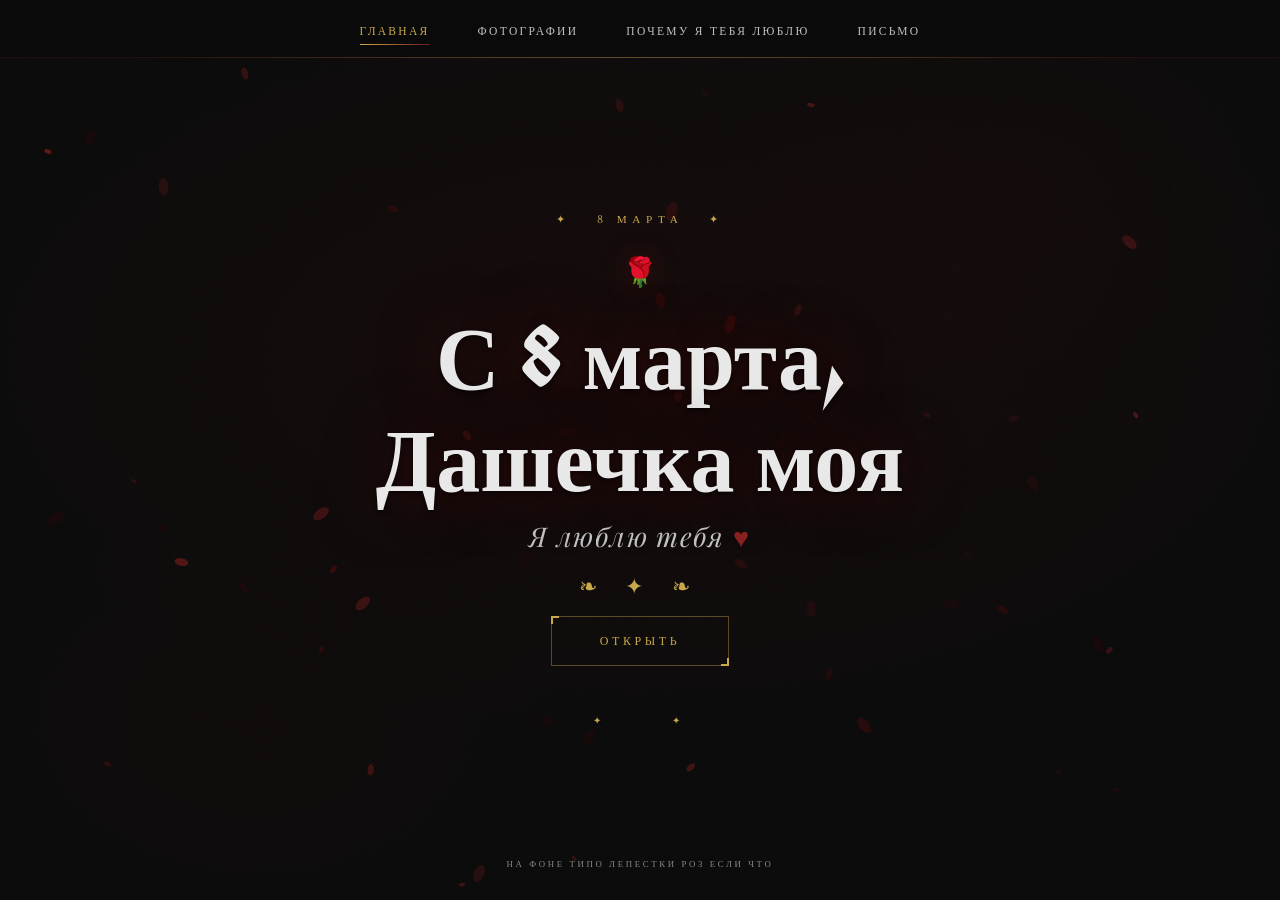
<file: index.html>
<!DOCTYPE html>
<html lang="ru">
<head>
  <meta charset="UTF-8">
  <meta name="viewport" content="width=device-width, initial-scale=1.0">
  <title>С 8 Марта, Дашечка</title>
  <link rel="stylesheet" href="project/style.css">
  <style>
    .hero-ornament {
      font-family: var(--font-title);
      font-size: 0.65rem;
      letter-spacing: 0.6em;
      color: var(--gold);
      opacity: 0;
      animation: fadeIn 1s ease 3.5s forwards;
      margin-top: 48px;
    }

    .rose-icon {
      font-size: 1.8rem;
      opacity: 0;
      animation: fadeIn 1.2s ease 1.2s forwards;
      display: block;
      margin-bottom: 16px;
      filter: drop-shadow(0 0 12px rgba(59,10,10,0.9));
    }

    .hero-love {
      font-family: var(--font-body);
      font-size: clamp(1.1rem, 3vw, 1.7rem);
      font-style: italic;
      color: var(--silver);
      opacity: 0;
      animation: fadeUp 1s ease 1.8s forwards;
      letter-spacing: 0.05em;
      margin-top: -10px;
      margin-bottom: 8px;
    }

    .heart-pulse {
      display: inline-block;
      color: #8b2020;
      animation: heartbeat 2.2s ease-in-out 2.5s infinite;
      font-style: normal;
    }
  </style>
</head>
<body>

<canvas id="petals-canvas"></canvas>
<div id="page-transition"><div class="portal-ring"></div></div>

<nav>
  <ul class="nav-links">
    <li><a href="index.html" class="active">Главная</a></li>
    <li><a href="project/gallery.html" data-transition="project/gallery.html">Фотографии</a></li>
    <li><a href="project/reasons.html" data-transition="project/reasons.html">Почему я тебя люблю</a></li>
    <li><a href="project/letter.html" data-transition="project/letter.html">Письмо</a></li>
  </ul>
</nav>

<section class="hero">
  <div class="hero-bg"></div>
  <div class="hero-mist"></div>

  <div class="hero-content">
    <p class="hero-date">✦ &nbsp; 8 Марта &nbsp; ✦</p>

    <span class="rose-icon">🌹</span>

    <h1 class="hero-title">С 8 марта,<br>Дашечка моя</h1>

    <p class="hero-love">
      Я люблю тебя <em class="heart-pulse">♥</em>
    </p>

    <span class="ornament" style="opacity:0;animation:fadeIn 1s ease 2.2s forwards">❧ ✦ ❧</span>

    <button class="hero-btn" data-transition="project/gallery.html">
      Открыть
    </button>

    <p class="hero-ornament">✦ &nbsp; &nbsp; &nbsp; ✦</p>
  </div>

  <div class="scroll-hint">
    <span>На фоне типо лепестки роз если что</span>
  </div>
</section>

<script src="project/script.js"></script>
</body>
</html>
</file>
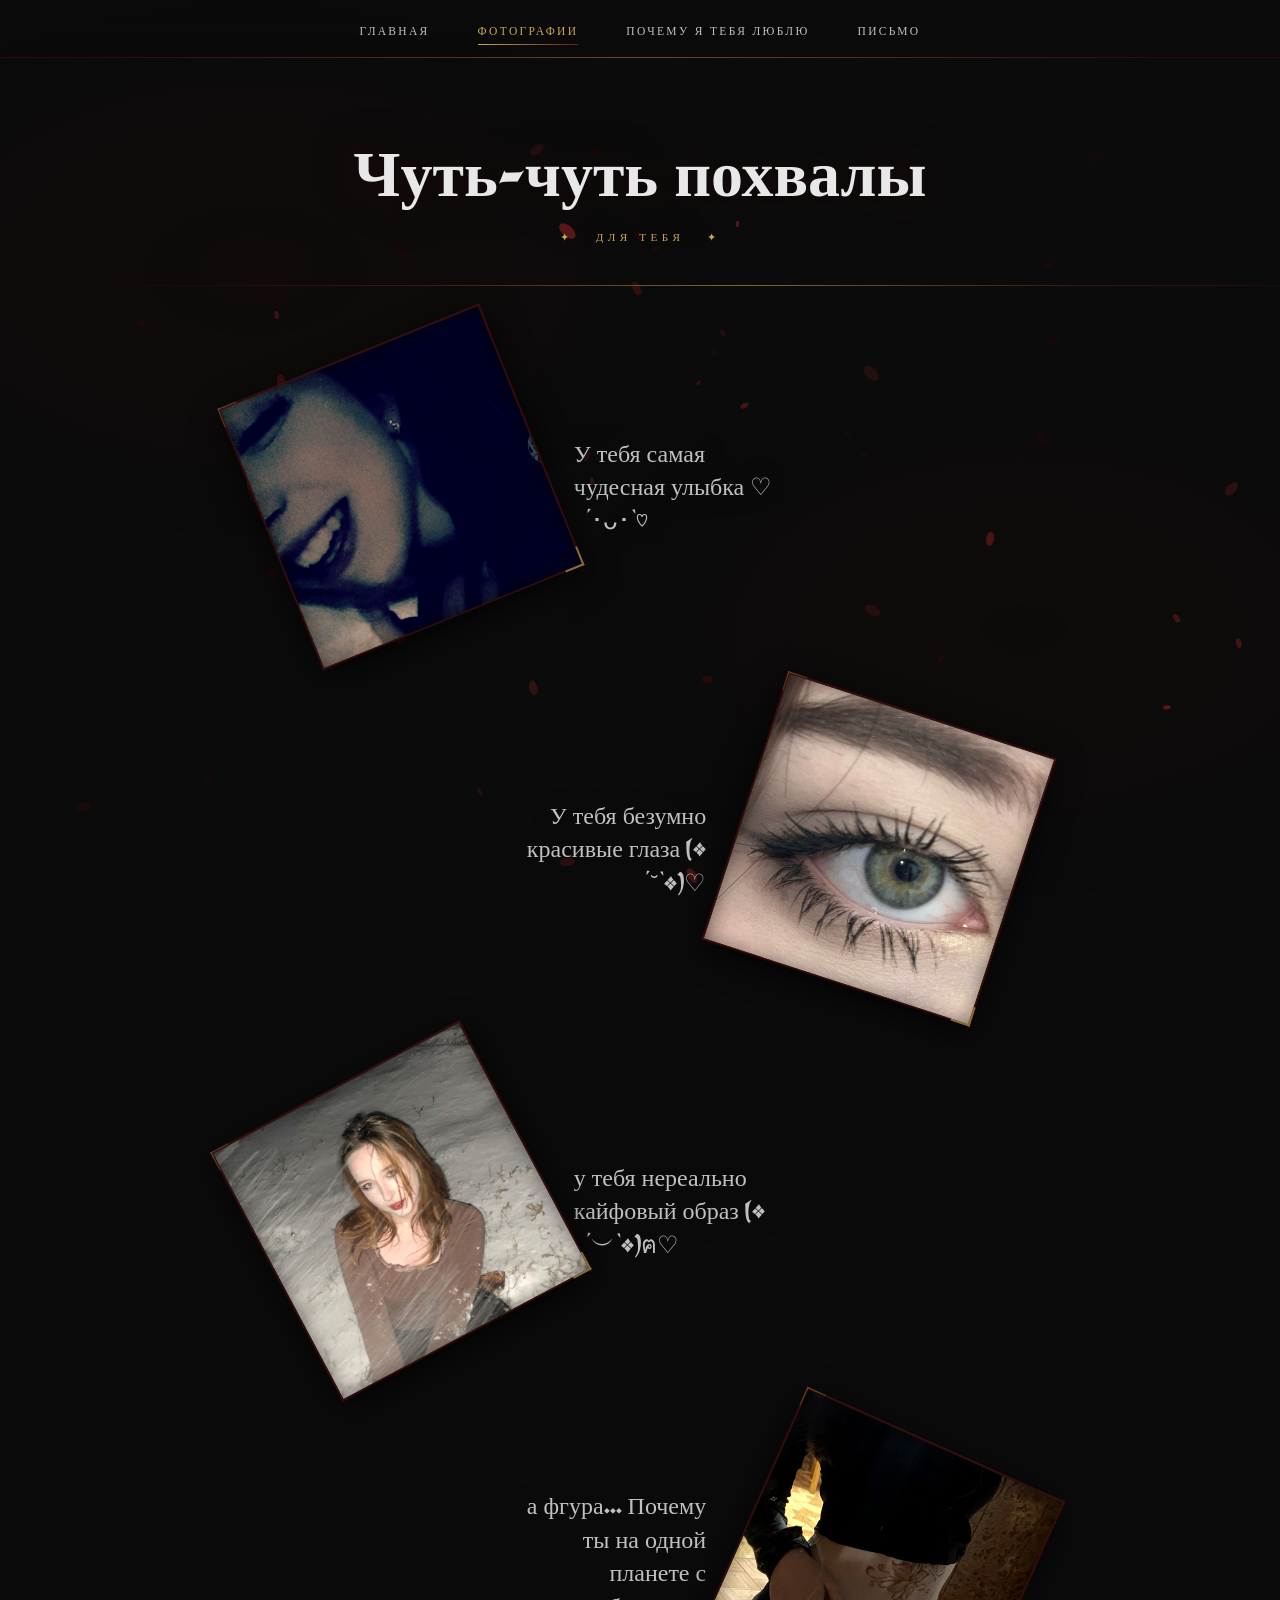
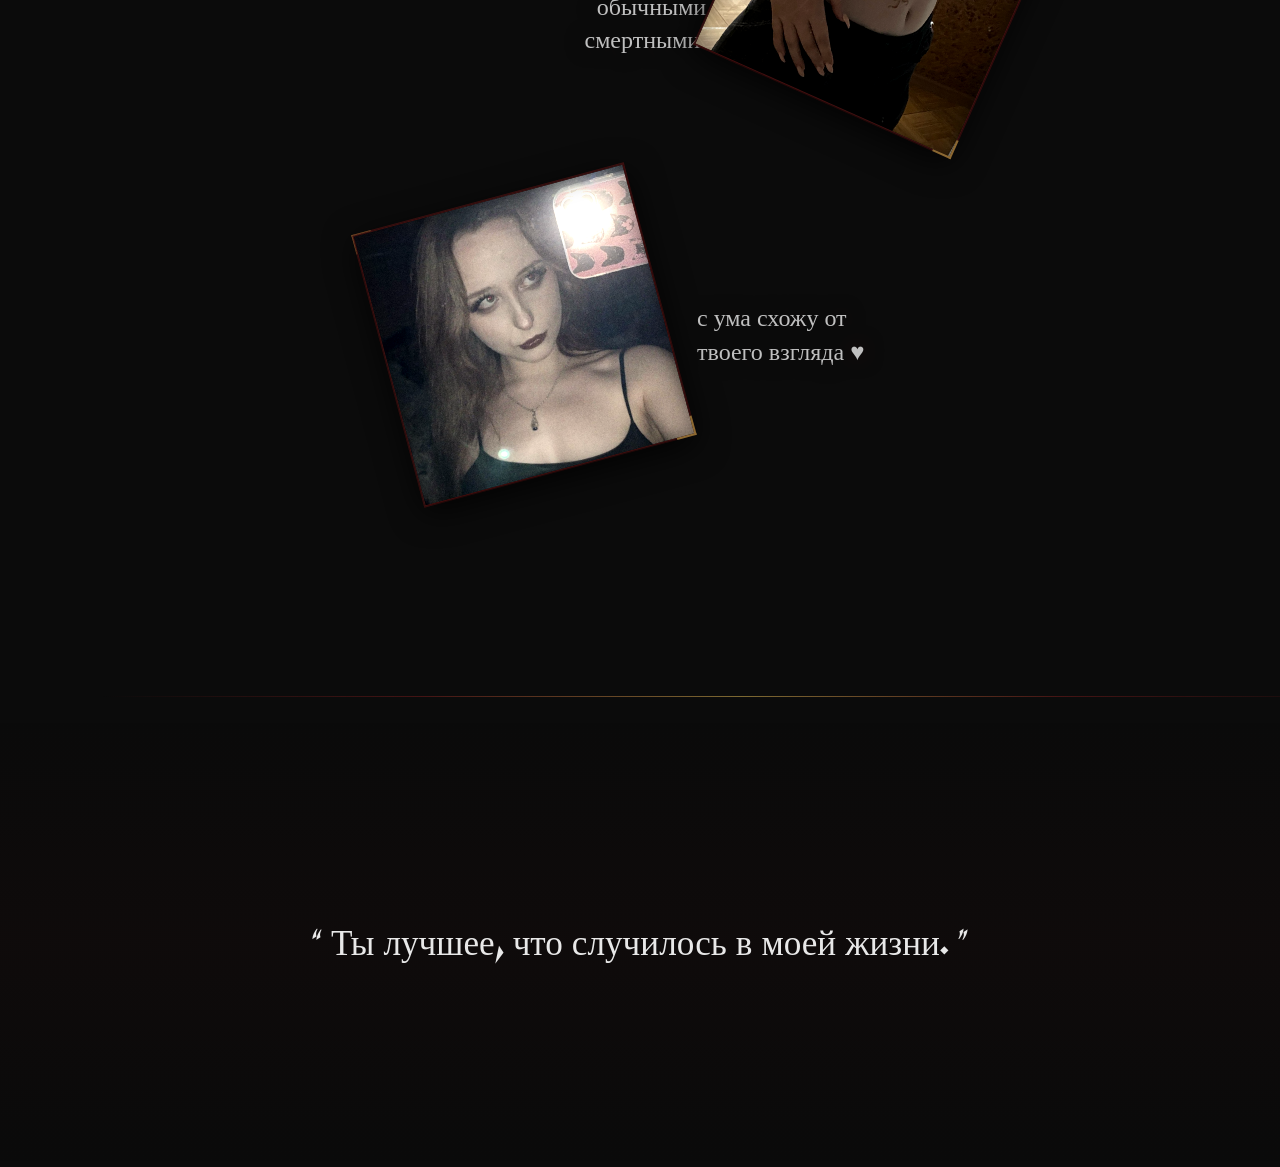
<file: project/gallery.html>
<!DOCTYPE html>
<html lang="ru">
<head>
  <meta charset="UTF-8">
  <meta name="viewport" content="width=device-width, initial-scale=1.0">
  <title>Фотографии — Дашечка</title>
  <link rel="stylesheet" href="style.css">
  <style>
    body { padding-top: 0; }

    .gallery-header {
      text-align: center;
      padding: 130px 20px 20px;
      position: relative;
    }

    .gallery-header .page-title {
      opacity: 0;
      animation: fadeUp 1s ease 0.4s forwards;
    }

    .gallery-header .sub {
      font-family: var(--font-title);
      font-size: 0.7rem;
      letter-spacing: 0.4em;
      color: var(--gold);
      text-transform: uppercase;
      opacity: 0;
      animation: fadeUp 0.8s ease 0.8s forwards;
      margin-top: 16px;
    }

    .gallery-bg {
      position: fixed;
      inset: 0;
      background:
        radial-gradient(ellipse 60% 50% at 20% 30%, rgba(59,10,10,0.12) 0%, transparent 60%),
        radial-gradient(ellipse 60% 50% at 80% 70%, rgba(59,10,10,0.1) 0%, transparent 60%);
      pointer-events: none;
      z-index: 0;
    }

    .gallery-grid { position: relative; z-index: 1; }

    .photo-slot {
      box-shadow: 
        0 8px 32px rgba(0,0,0,0.8),
        0 0 0 1px rgba(107,26,26,0.4),
        inset 0 0 0 1px rgba(255,255,255,0.03);
    }

    .photo-slot-placeholder {
      width: 100%; height: 100%;
      display: flex;
      flex-direction: column;
      align-items: center;
      justify-content: center;
      gap: 10px;
    }

    .placeholder-rose {
      font-size: 2rem;
      opacity: 0.25;
      filter: grayscale(1);
    }

    .placeholder-hint {
      font-family: var(--font-title);
      font-size: 0.55rem;
      letter-spacing: 0.2em;
      color: var(--dim);
      text-transform: uppercase;
      text-align: center;
      padding: 0 16px;
    }

    .photo-wrapper:hover { filter: brightness(1.05); }
    .photo-wrapper { transition: filter 0.3s ease; }
  </style>
</head>
<body>

<canvas id="petals-canvas"></canvas>
<div id="page-transition"><div class="portal-ring"></div></div>
<div class="gallery-bg"></div>

<nav>
  <ul class="nav-links">
    <li><a href="../index.html" data-transition="../index.html">Главная</a></li>
    <li><a href="gallery.html" class="active">Фотографии</a></li>
    <li><a href="reasons.html" data-transition="reasons.html">Почему я тебя люблю</a></li>
    <li><a href="letter.html" data-transition="letter.html">Письмо</a></li>
  </ul>
</nav>

<header class="gallery-header">
  <h1 class="page-title">Чуть-чуть похвалы</h1>
  <p class="sub">✦ &nbsp; Для тебя &nbsp; ✦</p>
</header>

<div class="divider" style="margin: 20px 8vw; position: relative; z-index: 1;"></div>

<section class="gallery-grid">

  <div class="photo-item">
    <div class="photo-wrapper gothic-frame">
      <div class="photo-slot">
        <div class="photo-slot-placeholder">
          <img src="photo_1_2026-03-08_16-54-11.jpg" alt="улыбка">
        </div>
        <div class="photo-shadow"></div>
      </div>
    </div>
    <p class="photo-caption">У тебя самая чудесная улыбка ♡´･ᴗ･`♡</p>
  </div>

  <div class="photo-item">
    <div class="photo-wrapper gothic-frame">
      <div class="photo-slot">
        <div class="photo-slot-placeholder">
          <img src="photo_2_2026-03-08_16-54-11.jpg" alt="глаза">
        </div>
        <div class="photo-shadow"></div>
      </div>
    </div>
    <p class="photo-caption">У тебя безумно красивые глаза (*´˘`*)♡</p>
  </div>

  <div class="photo-item">
    <div class="photo-wrapper gothic-frame">
      <div class="photo-slot">
        <div class="photo-slot-placeholder">
          <img src="photo_3_2026-03-08_16-54-11.jpg" alt="образ">
        </div>
        <div class="photo-shadow"></div>
      </div>
    </div>
    <p class="photo-caption">у тебя нереально кайфовый образ (*´︶`*)ฅ♡</p>
  </div>

  <div class="photo-item">
    <div class="photo-wrapper gothic-frame">
      <div class="photo-slot">
        <div class="photo-slot-placeholder">
          <img src="photo_4_2026-03-08_16-54-11.jpg" alt="фигура">
        </div>
        <div class="photo-shadow"></div>
      </div>
    </div>
    <p class="photo-caption">а фгура... Почему ты на одной планете с обычными смертными?</p>
  </div>

  <div class="photo-item" style="justify-content: center !important; padding: 0 !important;">
    <div class="photo-wrapper gothic-frame">
      <div class="photo-slot">
        <div class="photo-slot-placeholder">
          <img src="photo_5_2026-03-08_16-54-11.jpg" alt="взгляд">
        </div>
        <div class="photo-shadow"></div>
      </div>
    </div>
    <p class="photo-caption" style="margin-left: 32px;">с ума схожу от твоего взгляда ♥</p>
  </div>

</section>

<div class="divider" style="margin: 20px 8vw; position: relative; z-index: 1;"></div>

<div class="gallery-finale">
  <p class="gallery-finale-text">
    &ldquo; Ты лучшее, что случилось в моей жизни. &rdquo;
  </p>
</div>

<script src="script.js"></script>
</body>
</html>
</file>
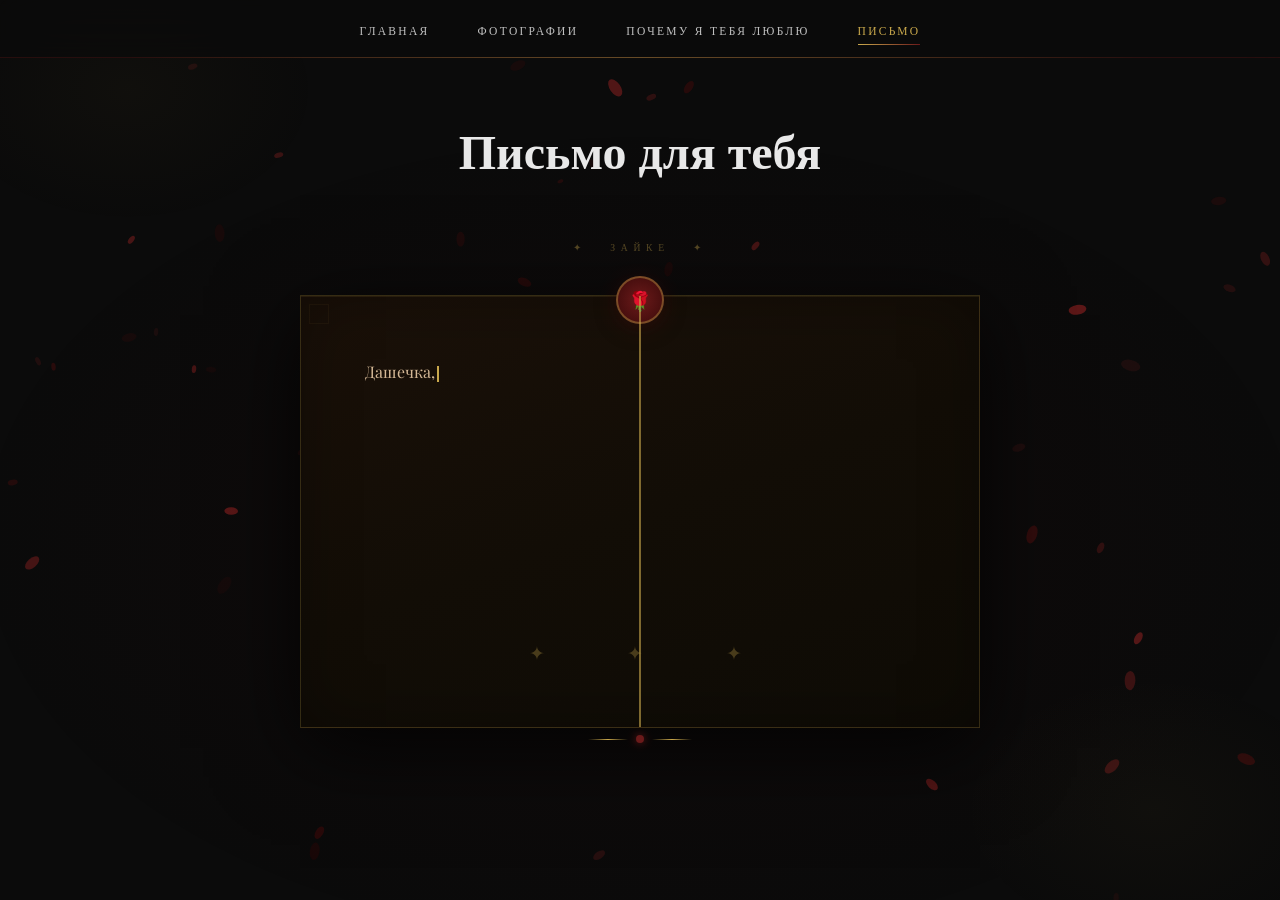
<file: project/letter.html>
<!DOCTYPE html>
<html lang="ru">
<head>
  <meta charset="UTF-8">
  <meta name="viewport" content="width=device-width, initial-scale=1.0">
  <title>Письмо — Дашечка</title>
  <link rel="stylesheet" href="style.css">
  <style>
    .letter-bg {
      position: fixed;
      inset: 0;
      background:
        radial-gradient(ellipse 80% 70% at 50% 60%, rgba(59,10,10,0.12) 0%, transparent 65%),
        radial-gradient(ellipse 30% 30% at 10% 10%, rgba(201,168,76,0.03) 0%, transparent 50%),
        radial-gradient(ellipse 30% 30% at 90% 90%, rgba(201,168,76,0.03) 0%, transparent 50%);
      pointer-events: none;
      z-index: 0;
    }

    .letter-page { position: relative; z-index: 1; }

    .letter-deco-top {
      font-family: var(--font-title);
      font-size: 0.6rem;
      letter-spacing: 0.6em;
      color: var(--gold);
      opacity: 0.4;
      text-transform: uppercase;
      text-align: center;
      margin-bottom: 40px;
    }

    .letter-paper {
      font-size: 1.02rem;
    }

    .wax-decoration {
      position: absolute;
      bottom: -16px; left: 50%;
      transform: translateX(-50%);
      display: flex;
      gap: 8px;
      align-items: center;
    }

    .wax-dot {
      width: 8px; height: 8px;
      border-radius: 50%;
      background: var(--accent2);
      box-shadow: 0 0 8px var(--accent2);
    }

    .wax-line {
      width: 40px; height: 1px;
      background: linear-gradient(90deg, transparent, var(--gold), transparent);
    }
  </style>
</head>
<body>

<canvas id="petals-canvas"></canvas>
<div id="page-transition"><div class="portal-ring"></div></div>
<div class="letter-bg"></div>

<nav>
  <ul class="nav-links">
    <li><a href="../index.html" data-transition="../index.html">Главная</a></li>
    <li><a href="gallery.html" data-transition="gallery.html">Фотографии</a></li>
    <li><a href="reasons.html" data-transition="reasons.html">Почему я тебя люблю</a></li>
    <li><a href="letter.html" class="active">Письмо</a></li>
  </ul>
</nav>

<main class="letter-page">

  <h1 class="letter-page-title">Письмо для тебя</h1>

  <div class="letter-wrapper">
    <p class="letter-deco-top">✦ &nbsp; Зайке &nbsp; ✦</p>

    <div class="letter-paper gothic-frame">
      <div class="letter-seal">🌹</div>

      <div
        id="letter-body"
        class="letter-text"
        data-text="Дашечка,
Сегодня 8 марта, и я решил подарить тебе свое время.

Ты невероятная.
Ты делаешь этот мир красивее просто тем, что ты есть.
Я понял, что для тебя я не пожалею этих 6 часов своей жизни, что пишу этот код.

Ты моя жизнь и я рад что могу быть с тобой, видеть тебя, скоро, надеюсь, и в реальности тоже, общаться с тобой, любить тебя и получать любовь от тебя.
Ты та, перед которой моя гордыня стихает, ты та, с кем моя злость утихает. Благодаря тебе я знаю, что в этом мире есть нечто великое - любовь.

Спасибо тебе за то, что ты есть в моей жизни.

С 8 марта.

Я люблю тебя."
      ></div>

      <div class="letter-signature">— С любовью твоя мармеладка АХАХА ♥</div>

      <p class="letter-flourish">✦ &nbsp; &nbsp; ✦ &nbsp; &nbsp; ✦</p>

      <div class="wax-decoration">
        <div class="wax-line"></div>
        <div class="wax-dot"></div>
        <div class="wax-line"></div>
      </div>
    </div>
  </div>

</main>

<script src="script.js"></script>
</body>
</html>
</file>
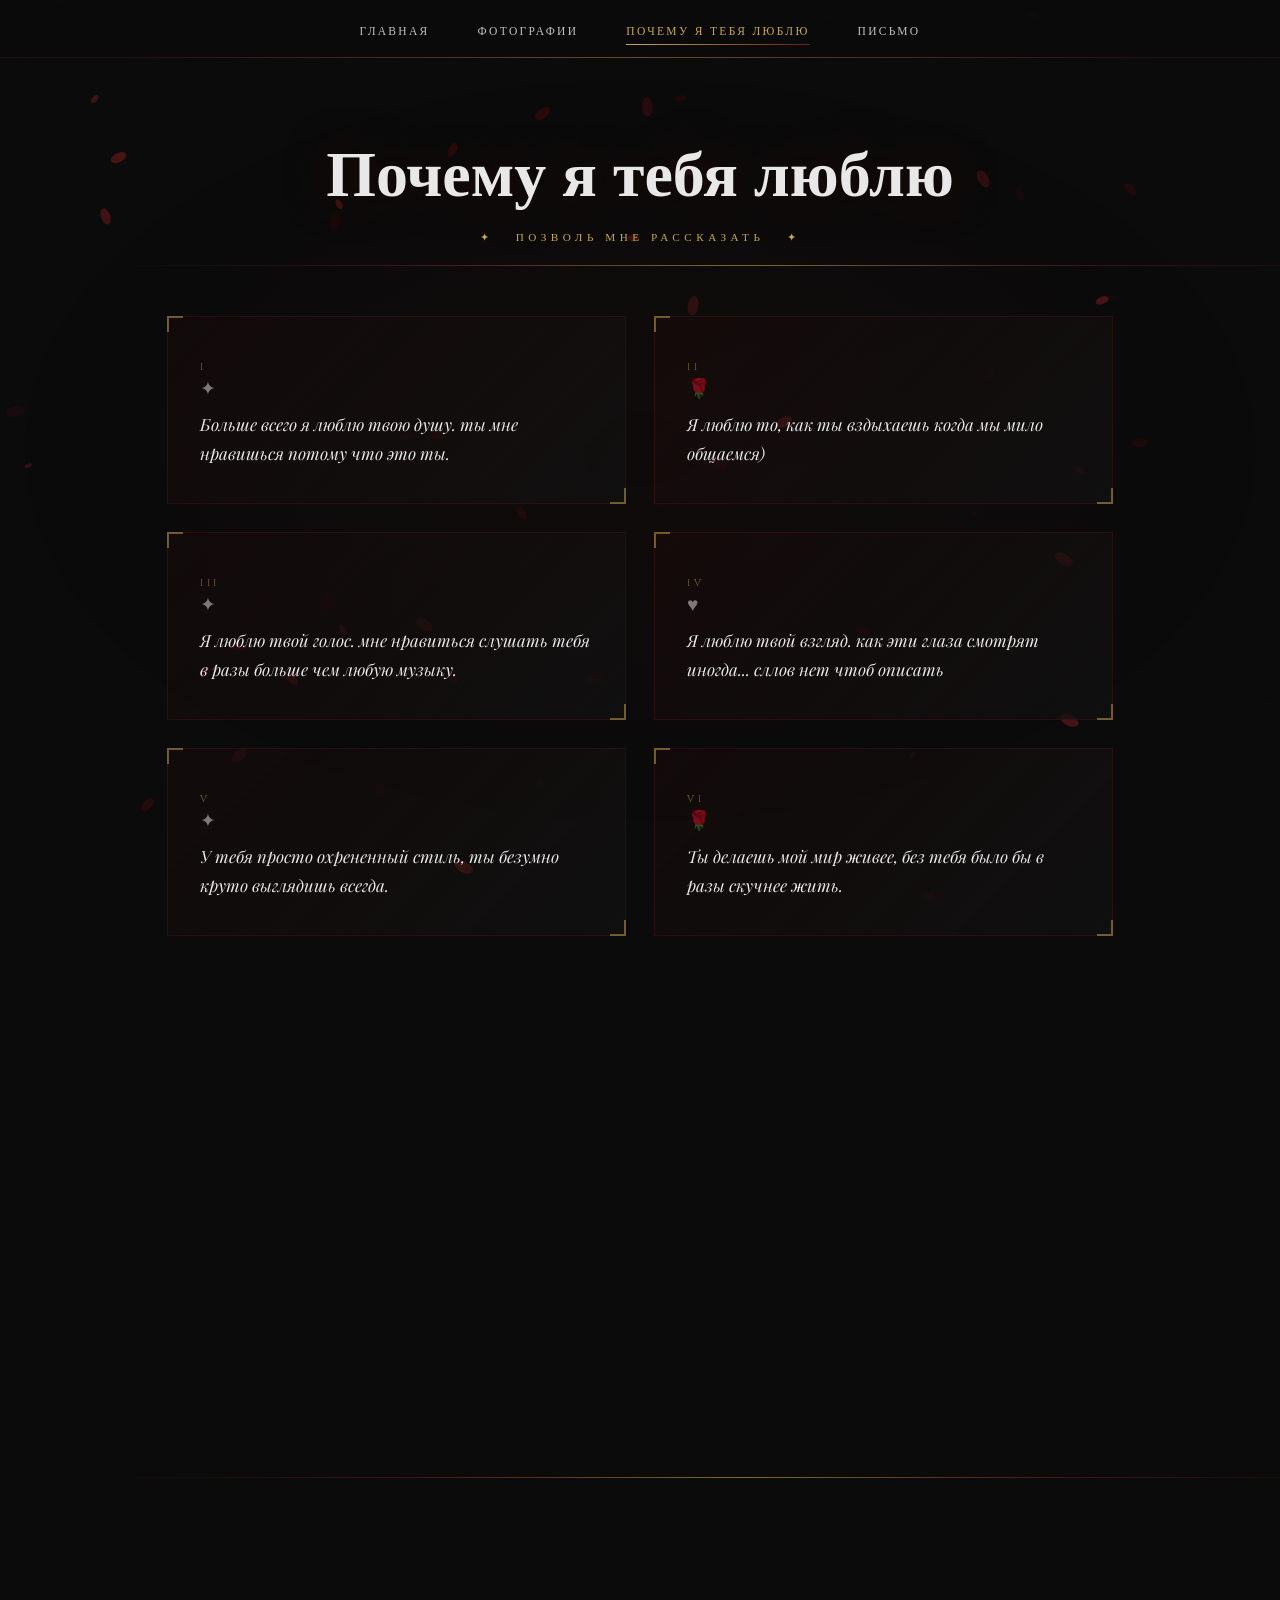
<file: project/reasons.html>
<!DOCTYPE html>
<html lang="ru">
<head>
  <meta charset="UTF-8">
  <meta name="viewport" content="width=device-width, initial-scale=1.0">
  <title>Почему я тебя люблю — Дашечка</title>
  <link rel="stylesheet" href="style.css">
  <style>
    .reasons-bg {
      position: fixed;
      inset: 0;
      background:
        radial-gradient(ellipse 70% 60% at 50% 50%, rgba(59,10,10,0.1) 0%, transparent 70%);
      pointer-events: none;
      z-index: 0;
    }

    .reasons-hero, .reasons-grid, .reasons-footer { position: relative; z-index: 1; }

    .gallery-header {
      text-align: center;
      padding: 130px 20px 20px;
      position: relative;
    }

    .gallery-header .page-title {
      opacity: 0;
      animation: fadeUp 1s ease 0.4s forwards;
    }

    .gallery-header .sub {
      font-family: var(--font-title);
      font-size: 0.7rem;
      letter-spacing: 0.4em;
      color: var(--gold);
      text-transform: uppercase;
      opacity: 0;
      animation: fadeUp 0.8s ease 0.8s forwards;
      margin-top: 16px;
    }

    .reason-icon {
      font-size: 1.2rem;
      margin-bottom: 10px;
      display: block;
      opacity: 0.5;
    }

    .reason-card:nth-child(3n+1) { transition-delay: 0ms; }
    .reason-card:nth-child(3n+2) { transition-delay: 80ms; }
    .reason-card:nth-child(3n+3) { transition-delay: 160ms; }

    .reason-card:hover .reason-text { color: #fff; }
  </style>
</head>
<body>

<canvas id="petals-canvas"></canvas>
<div id="page-transition"><div class="portal-ring"></div></div>
<div class="reasons-bg"></div>

<nav>
  <ul class="nav-links">
    <li><a href="../index.html" data-transition="../index.html">Главная</a></li>
    <li><a href="gallery.html" data-transition="gallery.html">Фотографии</a></li>
    <li><a href="reasons.html" class="active">Почему я тебя люблю</a></li>
    <li><a href="letter.html" data-transition="letter.html">Письмо</a></li>
  </ul>
</nav>

<header class="gallery-header">
  <h1 class="page-title">Почему я тебя люблю</h1>
  <p class="sub">✦ &nbsp; Позволь мне рассказать &nbsp; ✦</p>
</header>

<div class="divider" style="margin: 0 8vw 10px; position: relative; z-index: 1;"></div>

<section class="reasons-grid">

  <div class="reason-card">
    <span class="reason-number">I</span>
    <span class="reason-icon">✦</span>
    <p class="reason-text">Больше всего я люблю твою душу. ты мне нравишься потому что это ты.</p>
  </div>

  <div class="reason-card">
    <span class="reason-number">II</span>
    <span class="reason-icon">🌹</span>
    <p class="reason-text">Я люблю то, как ты вздыхаешь когда мы мило общаемся)</p>
  </div>

  <div class="reason-card">
    <span class="reason-number">III</span>
    <span class="reason-icon">✦</span>
    <p class="reason-text">Я люблю твой голос. мне нравиться слушать тебя в разы больше чем любую музыку.</p>
  </div>

  <div class="reason-card">
    <span class="reason-number">IV</span>
    <span class="reason-icon">♥</span>
    <p class="reason-text">Я люблю твой взгляд. как эти глаза смотрят иногда... сллов нет чтоб описать</p>
  </div>

  <div class="reason-card">
    <span class="reason-number">V</span>
    <span class="reason-icon">✦</span>
    <p class="reason-text">У тебя просто охрененный стиль, ты безумно круто выглядишь всегда.</p>
  </div>

  <div class="reason-card">
    <span class="reason-number">VI</span>
    <span class="reason-icon">🌹</span>
    <p class="reason-text">Ты делаешь мой мир живее, без тебя было бы в разы скучнее жить.</p>
  </div>

  <div class="reason-card">
    <span class="reason-number">VII</span>
    <span class="reason-icon">✦</span>
    <p class="reason-text">Ты вдохновляешь меня, счастье, для тебя мне хочется стать еще лучше, что бы ты была счастлива</p>
  </div>

  <div class="reason-card">
    <span class="reason-number">VIII</span>
    <span class="reason-icon">♥</span>
    <p class="reason-text">С тобой я могу быть собой, это многого стоит</p>
  </div>

  <div class="reason-card">
    <span class="reason-number">IX</span>
    <span class="reason-icon">✦</span>
    <p class="reason-text">люблю, конечно и твое тело. тут ниче не кринж не придумал, просто знай что люблю ахах</p>
  </div>

  <div class="reason-card">
    <span class="reason-number">X</span>
    <span class="reason-icon">🌹</span>
    <p class="reason-text">Ты самая лучшая, я благодарен каждый день, что ты есть в моей жизни.</p>
  </div>

</section>

<div class="divider" style="margin: 20px 8vw; position: relative; z-index: 1;"></div>

<div class="reasons-footer">
  <p>И это только малая часть того,<br>почему ты для меня особенная.</p>
  <span class="ornament" style="margin-top: 24px;">❧ ✦ ❧</span>
</div>

<script src="script.js"></script>
</body>
</html>
</file>
<file: project/style.css>
@import url('https://fonts.googleapis.com/css2?family=Cinzel:wght@400;600;900&family=Playfair+Display:ital,wght@0,400;0,700;1,400;1,700&family=UnifrakturCook:wght@700&display=swap');

*, *::before, *::after { margin: 0; padding: 0; box-sizing: border-box; }

:root {
  --bg: #0b0b0b;
  --bg2: #111;
  --accent: #3b0a0a;
  --accent2: #6b1a1a;
  --gold: #c9a84c;
  --silver: #c0c0c0;
  --text: #e8e8e8;
  --dim: #888;
  --font-gothic: 'UnifrakturCook', cursive;
  --font-title: 'Cinzel', serif;
  --font-body: 'Playfair Display', serif;
}

html { scroll-behavior: smooth; }

body {
  background: var(--bg);
  color: var(--text);
  font-family: var(--font-body);
  overflow-x: hidden;
  cursor: default;
}

::selection { background: var(--accent2); color: #fff; }

::-webkit-scrollbar { width: 6px; }
::-webkit-scrollbar-track { background: var(--bg); }
::-webkit-scrollbar-thumb { background: var(--accent2); border-radius: 3px; }

/* ─── CANVAS PETALS ─── */
#petals-canvas {
  position: fixed;
  top: 0; left: 0;
  width: 100%; height: 100%;
  pointer-events: none;
  z-index: 0;
}

/* ─── NAVIGATION ─── */
nav {
  position: fixed;
  top: 0; left: 0; right: 0;
  z-index: 100;
  display: flex;
  justify-content: center;
  align-items: center;
  padding: 18px 40px;
  background: rgba(11,11,11,0.6);
  backdrop-filter: blur(20px);
  -webkit-backdrop-filter: blur(20px);
  border-bottom: 1px solid rgba(107,26,26,0.3);
}

nav::before {
  content: '';
  position: absolute;
  bottom: -1px; left: 10%; right: 10%;
  height: 1px;
  background: linear-gradient(90deg, transparent, var(--gold), transparent);
  opacity: 0.4;
}

.nav-links {
  display: flex;
  gap: 48px;
  list-style: none;
}

.nav-links a {
  font-family: var(--font-title);
  font-size: 0.72rem;
  letter-spacing: 0.2em;
  text-transform: uppercase;
  color: var(--silver);
  text-decoration: none;
  position: relative;
  padding: 4px 0;
  transition: color 0.3s;
}

.nav-links a::after {
  content: '';
  position: absolute;
  bottom: -2px; left: 0;
  width: 0; height: 1px;
  background: linear-gradient(90deg, var(--gold), var(--accent2));
  transition: width 0.4s ease;
}

.nav-links a:hover { color: var(--gold); }
.nav-links a:hover::after { width: 100%; }
.nav-links a.active { color: var(--gold); }
.nav-links a.active::after { width: 100%; }

/* ─── PAGE TRANSITION ─── */
#page-transition {
  position: fixed;
  inset: 0;
  background: radial-gradient(circle at center, #1a0000 0%, #000 60%);
  z-index: 9999;
  opacity: 0;
  pointer-events: none;
  transition: opacity 0.6s ease;
  display: flex;
  align-items: center;
  justify-content: center;
}

#page-transition.active {
  opacity: 1;
  pointer-events: all;
}

#page-transition .portal-ring {
  width: 120px; height: 120px;
  border-radius: 50%;
  border: 2px solid var(--accent2);
  box-shadow: 0 0 30px var(--accent2), inset 0 0 30px rgba(59,10,10,0.5);
  animation: portalSpin 1s linear infinite;
}

@keyframes portalSpin {
  to { transform: rotate(360deg); }
}

/* ─── DECORATIVE ORNAMENTS ─── */
.ornament {
  display: block;
  text-align: center;
  font-size: 1.4rem;
  color: var(--gold);
  opacity: 0.5;
  letter-spacing: 0.5em;
  margin: 16px 0;
}

.divider {
  width: 100%;
  height: 1px;
  background: linear-gradient(90deg, transparent, var(--accent2), var(--gold), var(--accent2), transparent);
  margin: 40px 0;
  opacity: 0.6;
}

/* ─── GOTHIC FRAME ─── */
.gothic-frame {
  position: relative;
  border: 1px solid rgba(107,26,26,0.4);
}

.gothic-frame::before, .gothic-frame::after {
  content: '';
  position: absolute;
  width: 20px; height: 20px;
  border-color: var(--gold);
  border-style: solid;
  opacity: 0.6;
}

.gothic-frame::before { top: -1px; left: -1px; border-width: 2px 0 0 2px; }
.gothic-frame::after  { bottom: -1px; right: -1px; border-width: 0 2px 2px 0; }

/* ─── HERO ─── */
.hero {
  min-height: 100vh;
  display: flex;
  flex-direction: column;
  align-items: center;
  justify-content: center;
  position: relative;
  overflow: hidden;
  padding: 100px 20px 60px;
}

.hero-bg {
  position: absolute;
  inset: 0;
  background:
    radial-gradient(ellipse 80% 60% at 50% 40%, rgba(59,10,10,0.25) 0%, transparent 70%),
    radial-gradient(ellipse 40% 40% at 20% 80%, rgba(59,10,10,0.1) 0%, transparent 60%),
    radial-gradient(ellipse 40% 40% at 80% 20%, rgba(59,10,10,0.1) 0%, transparent 60%);
}

.hero-mist {
  position: absolute;
  inset: 0;
  background: url("data:image/svg+xml,%3Csvg xmlns='http://www.w3.org/2000/svg' width='400' height='400'%3E%3Cfilter id='n'%3E%3CfeTurbulence type='fractalNoise' baseFrequency='0.65' numOctaves='3' stitchTiles='stitch'/%3E%3C/filter%3E%3Crect width='400' height='400' filter='url(%23n)' opacity='0.04'/%3E%3C/svg%3E");
  opacity: 0.4;
  pointer-events: none;
}

.hero-content {
  position: relative;
  z-index: 2;
  text-align: center;
  max-width: 700px;
}

.hero-date {
  font-family: var(--font-title);
  font-size: 0.7rem;
  letter-spacing: 0.5em;
  color: var(--gold);
  text-transform: uppercase;
  margin-bottom: 24px;
  opacity: 0;
  animation: fadeUp 1s ease 0.5s forwards;
}

.hero-title {
  font-family: var(--font-gothic);
  font-size: clamp(2.8rem, 8vw, 5.5rem);
  color: var(--text);
  line-height: 1.15;
  text-shadow: 0 0 60px rgba(59,10,10,0.8), 0 2px 4px rgba(0,0,0,0.8);
  opacity: 0;
  animation: fadeUp 1.2s ease 0.8s forwards;
  margin-bottom: 20px;
}

.hero-sub {
  font-family: var(--font-body);
  font-size: clamp(1rem, 2.5vw, 1.4rem);
  font-style: italic;
  color: var(--silver);
  letter-spacing: 0.08em;
  opacity: 0;
  animation: fadeUp 1s ease 1.4s forwards;
  margin-bottom: 52px;
}

.hero-btn {
  display: inline-block;
  font-family: var(--font-title);
  font-size: 0.75rem;
  letter-spacing: 0.3em;
  text-transform: uppercase;
  color: var(--gold);
  text-decoration: none;
  padding: 16px 48px;
  border: 1px solid rgba(201,168,76,0.4);
  position: relative;
  transition: all 0.4s ease;
  opacity: 0;
  animation: fadeUp 1s ease 2s forwards;
  cursor: pointer;
  background: transparent;
}

.hero-btn::before, .hero-btn::after {
  content: '';
  position: absolute;
  width: 8px; height: 8px;
  border-color: var(--gold);
  border-style: solid;
  transition: all 0.3s ease;
}

.hero-btn::before { top: -1px; left: -1px; border-width: 2px 0 0 2px; }
.hero-btn::after  { bottom: -1px; right: -1px; border-width: 0 2px 2px 0; }

.hero-btn:hover {
  background: rgba(59,10,10,0.3);
  color: #fff;
  box-shadow: 0 0 30px rgba(59,10,10,0.4), inset 0 0 30px rgba(59,10,10,0.1);
  letter-spacing: 0.4em;
}

.hero-btn:hover::before { top: -4px; left: -4px; }
.hero-btn:hover::after  { bottom: -4px; right: -4px; }

/* ─── SCROLL INDICATOR ─── */
.scroll-hint {
  position: absolute;
  bottom: 30px;
  left: 50%;
  transform: translateX(-50%);
  display: flex;
  flex-direction: column;
  align-items: center;
  gap: 8px;
  opacity: 0;
  animation: fadeIn 1s ease 3s forwards;
}

.scroll-hint span {
  font-family: var(--font-title);
  font-size: 0.55rem;
  letter-spacing: 0.3em;
  color: var(--dim);
  text-transform: uppercase;
}

.scroll-arrow {
  width: 1px;
  height: 40px;
  background: linear-gradient(to bottom, var(--dim), transparent);
  animation: scrollDrop 2s ease infinite;
}

@keyframes scrollDrop {
  0%   { transform: scaleY(0); transform-origin: top; opacity: 1; }
  50%  { transform: scaleY(1); transform-origin: top; opacity: 1; }
  51%  { transform: scaleY(1); transform-origin: bottom; }
  100% { transform: scaleY(0); transform-origin: bottom; opacity: 0; }
}

/* ─── GALLERY ─── */
.gallery-hero {
  min-height: 40vh;
  display: flex;
  align-items: center;
  justify-content: center;
  padding: 120px 40px 40px;
  position: relative;
}

.page-title {
  font-family: var(--font-gothic);
  font-size: clamp(2rem, 6vw, 4rem);
  text-align: center;
  text-shadow: 0 0 40px rgba(59,10,10,0.6);
}

.gallery-grid {
  position: relative;
  padding: 40px 5vw 120px;
}

.photo-item {
  display: flex;
  align-items: center;
  margin-bottom: 80px;
  opacity: 0;
  transform: translateY(40px);
  transition: opacity 0.8s ease, transform 0.8s ease;
}

.photo-item.visible { opacity: 1; transform: translateY(0); }

.photo-item:nth-child(odd)  { justify-content: flex-start; padding-left: 17%; }
.photo-item:nth-child(even) { justify-content: flex-end; padding-right: 17%; }

.photo-wrapper {
  position: relative;
  flex-shrink: 0;
}

.photo-item:nth-child(1) .photo-wrapper { transform: rotate(-22deg); }
.photo-item:nth-child(2) .photo-wrapper { transform: rotate(18deg); }
.photo-item:nth-child(3) .photo-wrapper { transform: rotate(-28deg); }
.photo-item:nth-child(4) .photo-wrapper { transform: rotate(24deg); }
.photo-item:nth-child(5) .photo-wrapper { transform: rotate(-15deg); }

.photo-slot {
  width: clamp(160px, 25vw, 280px);
  height: clamp(160px, 25vw, 280px);
  background: linear-gradient(135deg, #1a0000, #0b0b0b);
  border: 1px solid rgba(107,26,26,0.5);
  display: flex;
  align-items: center;
  justify-content: center;
  overflow: hidden;
  position: relative;
}

.photo-slot img {
  width: 100%; height: 100%;
  object-fit: cover;
  filter: sepia(0.2) contrast(1.1);
  transition: transform 0.5s ease;
}

.photo-slot:hover img { transform: scale(1.05); }

.photo-slot-placeholder {
  display: flex;
  flex-direction: column;
  align-items: center;
  justify-content: center;
  color: var(--accent2);
  font-family: var(--font-title);
  font-size: 0.6rem;
  letter-spacing: 0.2em;
  text-transform: uppercase;
  gap: 8px;
}

.photo-slot-placeholder svg { width: 32px; height: 32px; opacity: 0.4; }

.photo-shadow {
  position: absolute;
  inset: 0;
  box-shadow: inset 0 0 20px rgba(0,0,0,0.5);
  pointer-events: none;
}

.photo-caption {
  font-family: var(--font-gothic);
  font-size: clamp(1rem, 2.5vw, 1.5rem);
  color: var(--silver);
  max-width: 200px;
  line-height: 1.4;
  text-shadow: 0 0 20px rgba(59,10,10,0.5);
}

.photo-item:nth-child(odd) .photo-caption { margin-left: 32px; }
.photo-item:nth-child(even) .photo-caption { margin-right: 32px; order: -1; text-align: right; }

.gallery-finale {
  min-height: 50vh;
  display: flex;
  align-items: center;
  justify-content: center;
  padding: 60px 40px;
  background: linear-gradient(to bottom, transparent, rgba(59,10,10,0.08), transparent);
  position: relative;
}

.gallery-finale-text {
  font-family: var(--font-gothic);
  font-size: clamp(1.2rem, 3.5vw, 2.2rem);
  text-align: center;
  max-width: 700px;
  line-height: 1.6;
  color: var(--text);
  opacity: 0;
  transform: translateY(30px);
  transition: opacity 1s ease, transform 1s ease;
}

.gallery-finale-text.visible { opacity: 1; transform: translateY(0); }

/* ─── REASONS ─── */
.reasons-hero {
  min-height: 35vh;
  display: flex;
  align-items: center;
  justify-content: center;
  padding: 120px 40px 20px;
}

.reasons-grid {
  display: grid;
  grid-template-columns: repeat(auto-fill, minmax(300px, 1fr));
  gap: 28px;
  padding: 40px 6vw 60px;
  max-width: 1100px;
  margin: 0 auto;
}

.reason-card {
  background: linear-gradient(135deg, rgba(59,10,10,0.15), rgba(17,17,17,0.8));
  border: 1px solid rgba(107,26,26,0.3);
  padding: 36px 32px;
  position: relative;
  opacity: 0;
  transform: translateY(30px) scale(0.96);
  transition: opacity 0.7s ease, transform 0.7s ease, box-shadow 0.4s ease;
}

.reason-card::before, .reason-card::after {
  content: '';
  position: absolute;
  width: 16px; height: 16px;
  border-color: var(--gold);
  border-style: solid;
  opacity: 0.5;
  transition: all 0.3s ease;
}

.reason-card::before { top: -1px; left: -1px; border-width: 2px 0 0 2px; }
.reason-card::after  { bottom: -1px; right: -1px; border-width: 0 2px 2px 0; }

.reason-card:hover {
  box-shadow: 0 8px 40px rgba(59,10,10,0.3), inset 0 0 40px rgba(59,10,10,0.08);
  border-color: rgba(107,26,26,0.6);
}

.reason-card:hover::before { top: -4px; left: -4px; }
.reason-card:hover::after  { bottom: -4px; right: -4px; }

.reason-card.visible {
  opacity: 1;
  transform: translateY(0) scale(1);
}

.reason-number {
  font-family: var(--font-title);
  font-size: 0.6rem;
  letter-spacing: 0.4em;
  color: var(--gold);
  opacity: 0.6;
  margin-bottom: 12px;
  text-transform: uppercase;
}

.reason-text {
  font-family: var(--font-body);
  font-size: 1.05rem;
  line-height: 1.7;
  color: var(--text);
  font-style: italic;
}

.reasons-footer {
  text-align: center;
  padding: 60px 40px 100px;
  opacity: 0;
  transform: translateY(20px);
  transition: opacity 1s ease, transform 1s ease;
}

.reasons-footer.visible { opacity: 1; transform: translateY(0); }

.reasons-footer p {
  font-family: var(--font-gothic);
  font-size: clamp(1rem, 2.5vw, 1.5rem);
  color: var(--silver);
  max-width: 600px;
  margin: 0 auto;
  line-height: 1.7;
}

/* ─── LETTER ─── */
.letter-page {
  min-height: 100vh;
  padding: 120px 20px 80px;
  display: flex;
  flex-direction: column;
  align-items: center;
  justify-content: flex-start;
  position: relative;
}

.letter-page-title {
  font-family: var(--font-gothic);
  font-size: clamp(1.8rem, 5vw, 3rem);
  text-align: center;
  margin-bottom: 60px;
  opacity: 0;
  animation: fadeUp 1s ease 0.5s forwards;
}

.letter-wrapper {
  max-width: 680px;
  width: 100%;
  position: relative;
  opacity: 0;
  animation: fadeUp 1s ease 0.9s forwards;
}

.letter-paper {
  background: linear-gradient(160deg, #1a1008, #120d06, #0e0b05);
  border: 1px solid rgba(201,168,76,0.2);
  padding: 60px 64px 60px;
  position: relative;
  box-shadow:
    0 20px 80px rgba(0,0,0,0.8),
    inset 0 1px 0 rgba(201,168,76,0.1),
    inset 0 0 60px rgba(0,0,0,0.3);
}

.letter-paper::before {
  content: '';
  position: absolute;
  inset: 8px;
  border: 1px solid rgba(201,168,76,0.08);
  pointer-events: none;
}

.letter-paper::after {
  content: '';
  position: absolute;
  top: 0; left: 50%;
  transform: translateX(-50%);
  width: 1px;
  height: 100%;
  background: linear-gradient(to bottom, transparent, rgba(201,168,76,0.05), transparent);
  pointer-events: none;
}

.letter-seal {
  position: absolute;
  top: -20px; left: 50%;
  transform: translateX(-50%);
  width: 48px; height: 48px;
  background: radial-gradient(circle, var(--accent2), var(--accent));
  border-radius: 50%;
  border: 2px solid rgba(201,168,76,0.4);
  display: flex;
  align-items: center;
  justify-content: center;
  font-size: 1.2rem;
  box-shadow: 0 4px 20px rgba(59,10,10,0.5);
}

.letter-text {
  font-family: var(--font-body);
  font-size: 1rem;
  line-height: 1.95;
  color: #d4b896;
  min-height: 200px;
  white-space: pre-wrap;
}

.letter-text .cursor {
  display: inline-block;
  width: 2px;
  height: 1em;
  background: var(--gold);
  margin-left: 2px;
  vertical-align: text-bottom;
  animation: blink 0.8s step-end infinite;
}

@keyframes blink { 0%,100%{opacity:1} 50%{opacity:0} }

.letter-signature {
  margin-top: 32px;
  font-family: var(--font-gothic);
  font-size: 1.4rem;
  color: var(--gold);
  text-align: right;
  opacity: 0;
  transition: opacity 1s ease;
}

.letter-signature.visible { opacity: 1; }

.letter-flourish {
  text-align: center;
  font-family: var(--font-title);
  font-size: 1.2rem;
  color: var(--gold);
  opacity: 0.3;
  margin-top: 24px;
  letter-spacing: 0.5em;
}

/* ─── ANIMATIONS ─── */
@keyframes fadeUp {
  from { opacity: 0; transform: translateY(24px); }
  to   { opacity: 1; transform: translateY(0); }
}

@keyframes fadeIn {
  from { opacity: 0; }
  to   { opacity: 1; }
}

@keyframes heartbeat {
  0%,100% { transform: scale(1); }
  14% { transform: scale(1.12); }
  28% { transform: scale(1); }
  42% { transform: scale(1.08); }
  56% { transform: scale(1); }
}

.heartbeat { animation: heartbeat 2s ease-in-out infinite; display: inline-block; }

/* ─── MOBILE ─── */
@media (max-width: 768px) {
  nav { padding: 14px 24px; }
  .nav-links { gap: 24px; }
  .nav-links a { font-size: 0.62rem; letter-spacing: 0.12em; }

  .photo-item { flex-direction: column; align-items: center !important; padding: 0 5% !important; }
  .photo-item:nth-child(even) .photo-caption { order: 1; text-align: center; margin-right: 0; }
  .photo-caption { margin-left: 0 !important; margin-top: 20px; text-align: center; max-width: 280px; }

  .reasons-grid { grid-template-columns: 1fr; padding: 20px 5vw 40px; }

  .letter-paper { padding: 48px 28px; }

  .photo-item:nth-child(1) .photo-wrapper,
  .photo-item:nth-child(2) .photo-wrapper,
  .photo-item:nth-child(3) .photo-wrapper,
  .photo-item:nth-child(4) .photo-wrapper,
  .photo-item:nth-child(5) .photo-wrapper { transform: rotate(-8deg); }
  .photo-item:nth-child(even) .photo-wrapper { transform: rotate(8deg); }
}
</file>
